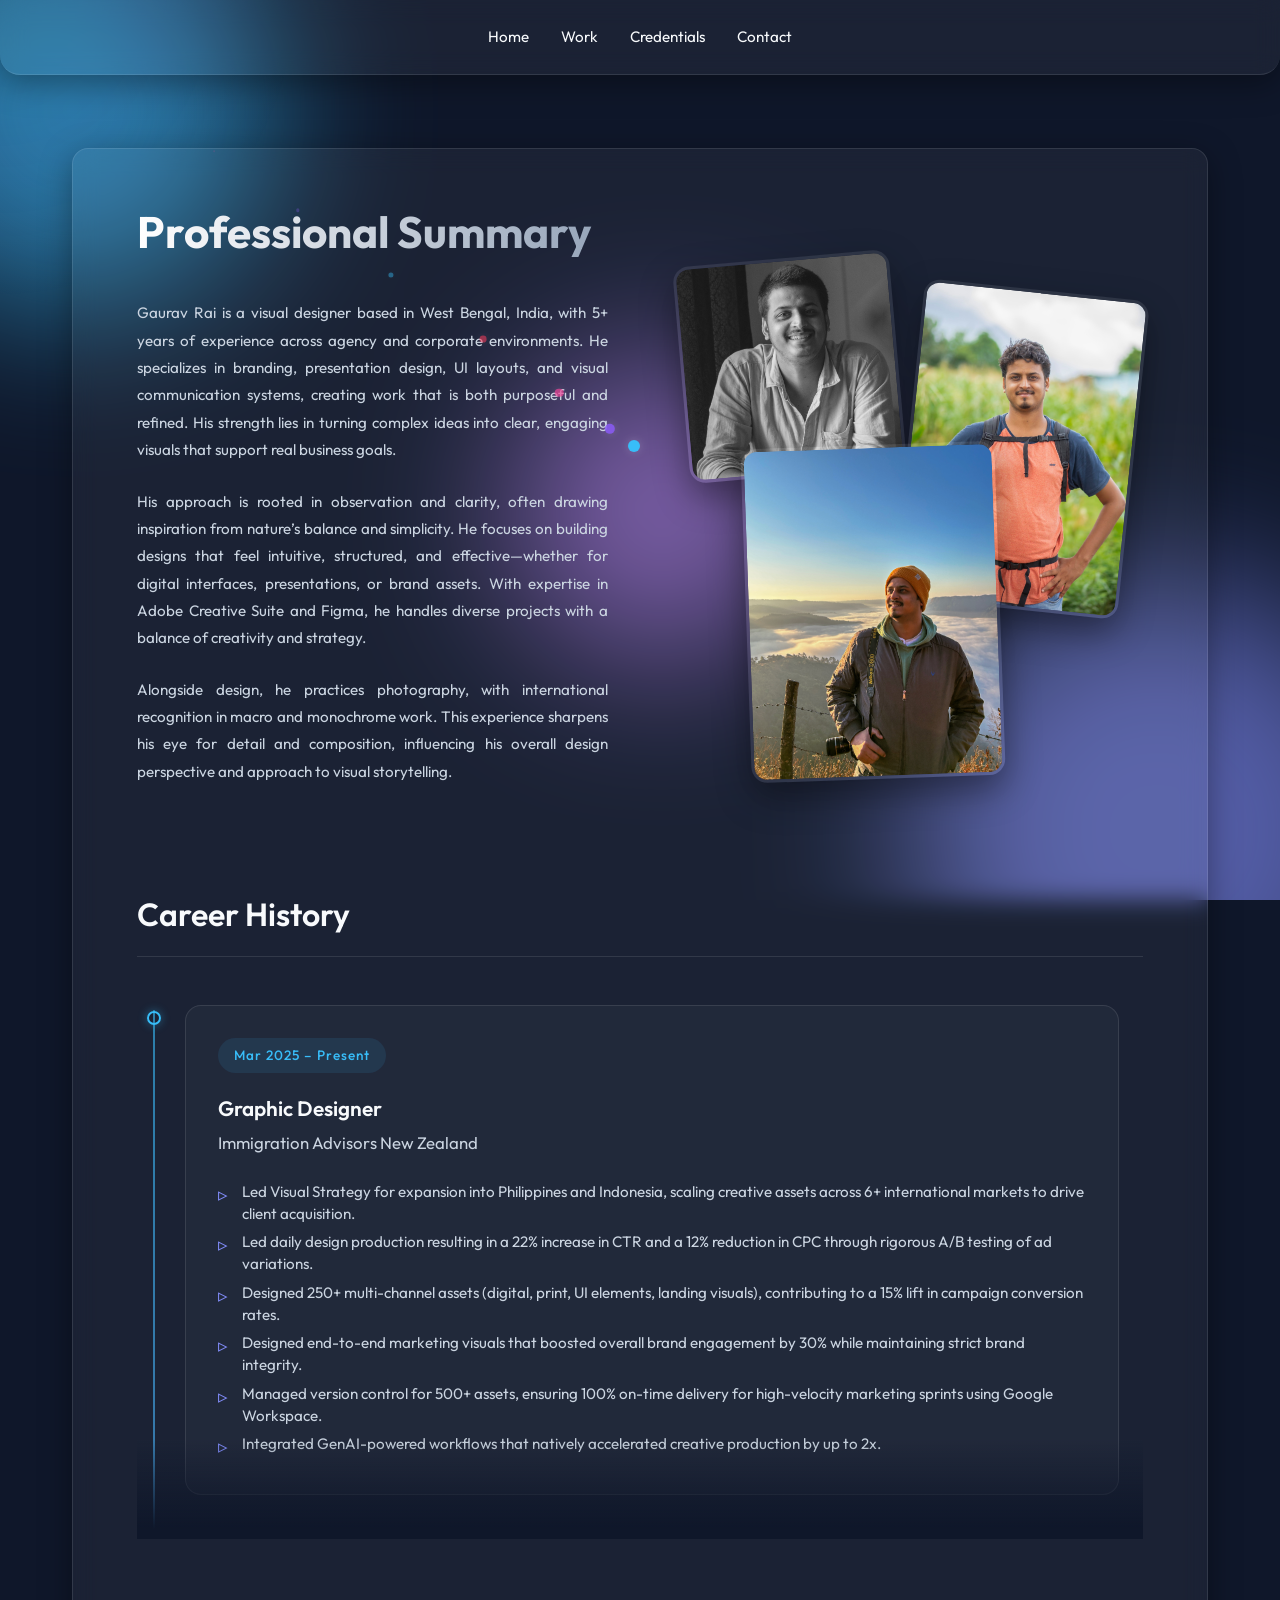
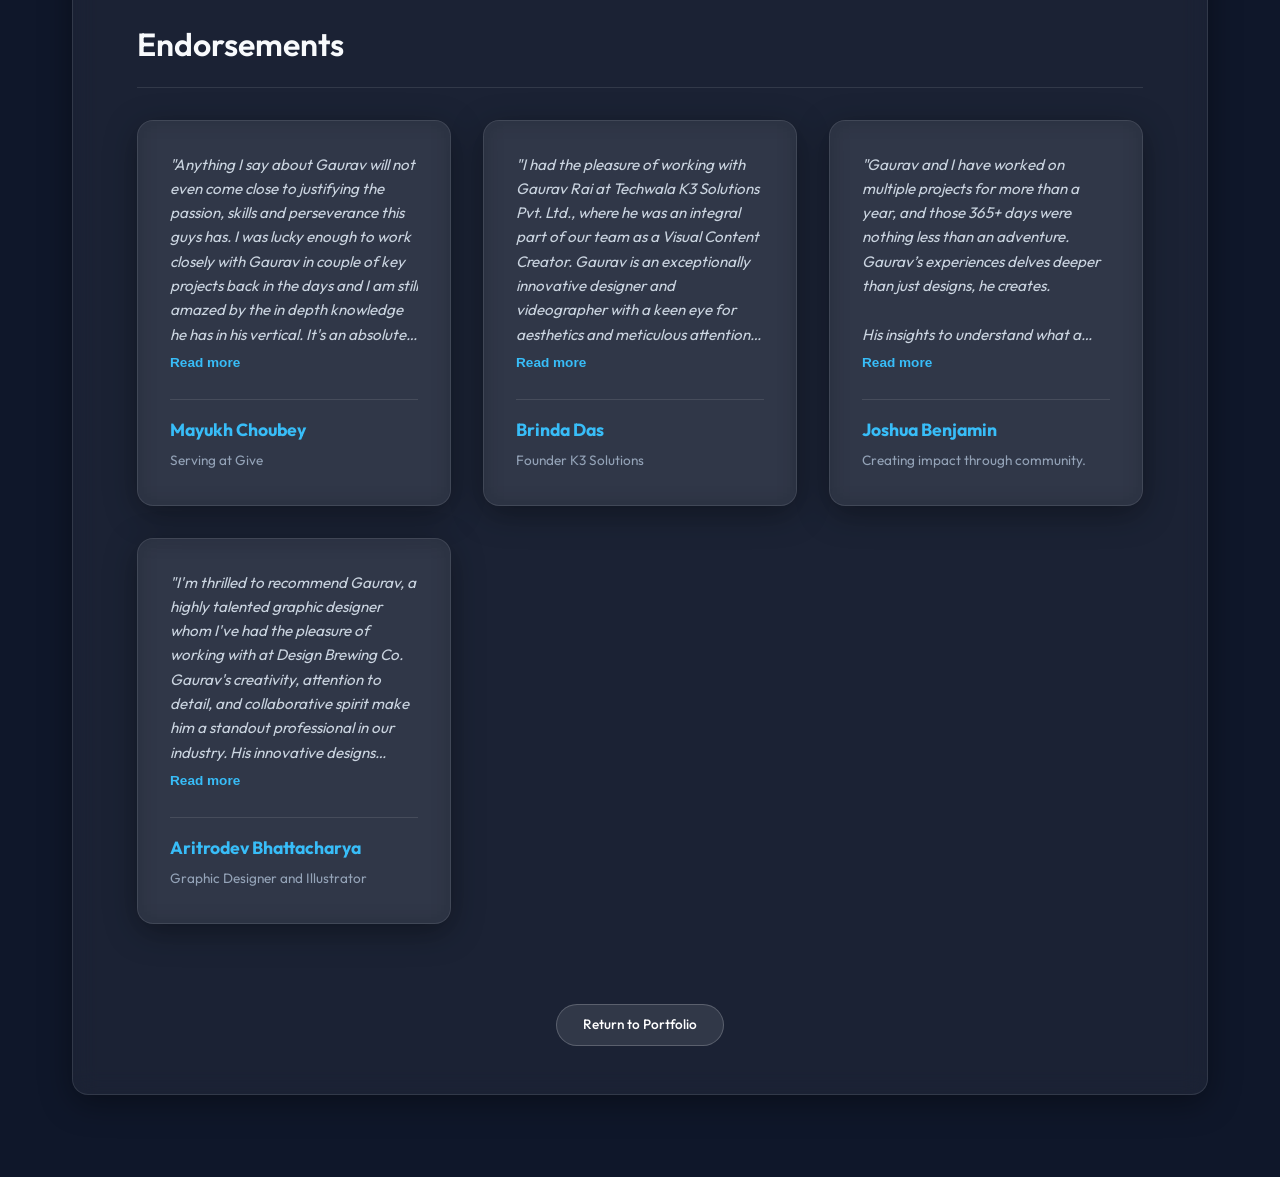
<file: about.html>
<!DOCTYPE html>
<html lang="en">
<head>
    <meta charset="UTF-8">
    <meta name="viewport" content="width=device-width, initial-scale=1.0">
    <title>About Me | Gourav Rai</title>
    <meta name="description" content="About Gourav Rai - Graphic Designer, Visual Communication Specialist, UX/UI Support.">
    <link rel="icon" type="image/jpeg" href="Bio00001.jpg">
    <meta property="og:image" content="Thumbnail.png">
    <meta property="og:title" content="About Me | Gourav Rai">
    <meta property="og:description" content="About Gourav Rai - Graphic Designer, Visual Communication Specialist, UX/UI Support.">
    <meta name="twitter:card" content="summary_large_image">
    <meta name="twitter:image" content="Thumbnail.png">
    <link href="https://fonts.googleapis.com/css2?family=Outfit:wght@300;400;500;600;700&display=swap" rel="stylesheet">
    <link rel="stylesheet" href="styles.css">
</head>
<body>
    <div class="bg-animated">
        <div class="blob blob-1"></div>
        <div class="blob blob-2"></div>
        <div class="blob blob-3"></div>
    </div>

    <!-- Navigation -->
    <nav class="glass-nav">
        <div class="nav-container">
            <ul class="nav-links">
                <li><a href="index.html">Home</a></li>
                <li><a href="index.html#select-projects">Work</a></li>
                <li><a href="index.html#certifications">Credentials</a></li>
                <li><a href="index.html#contact">Contact</a></li>
            </ul>
        </div>
    </nav>

    <main class="timeline-page-main">
        <section class="section">
            <div class="glass-card full-width-card">
                
                <div class="bio-section bio-grid">
                    <div class="bio-text-column">
                        <h1 class="page-title">Professional Summary</h1>
                        <p class="bio-text">Gaurav Rai is a visual designer based in West Bengal, India, with 5+ years of experience across agency and corporate environments. He specializes in branding, presentation design, UI layouts, and visual communication systems, creating work that is both purposeful and refined. His strength lies in turning complex ideas into clear, engaging visuals that support real business goals.</p>
                        <p class="bio-text">His approach is rooted in observation and clarity, often drawing inspiration from nature’s balance and simplicity. He focuses on building designs that feel intuitive, structured, and effective—whether for digital interfaces, presentations, or brand assets. With expertise in Adobe Creative Suite and Figma, he handles diverse projects with a balance of creativity and strategy.</p>
                        <p class="bio-text">Alongside design, he practices photography, with international recognition in macro and monochrome work. This experience sharpens his eye for detail and composition, influencing his overall design perspective and approach to visual storytelling.</p>
                    </div>

                    <div class="bio-gallery">
                        <img src="Bio00001.jpg" alt="Bio Collage Image 1" class="bio-img bio-img-1">
                        <img src="Bio00002.jpg" alt="Bio Collage Image 2" class="bio-img bio-img-2">
                        <img src="Bio00004.jpg" alt="Bio Collage Image 3" class="bio-img bio-img-3">
                    </div>
                </div>

                <div class="timeline-container">
                    <h2 class="timeline-header">Career History</h2>
                    <div class="timeline-wrapper">
                        <div class="timeline">
                            
                        <!-- Item 1 -->
                        <div class="timeline-item">
                            <div class="timeline-dot"></div>
                            <div class="timeline-content glass-card-mini">
                                <span class="timeline-date">Mar 2025 – Present</span>
                                <h3 class="timeline-role">Graphic Designer</h3>
                                <h4 class="timeline-company">Immigration Advisors New Zealand</h4>
                                <ul class="timeline-list">
                                    <li>Led Visual Strategy for expansion into Philippines and Indonesia, scaling creative assets across 6+ international markets to drive client acquisition.</li>
                                    <li>Led daily design production resulting in a 22% increase in CTR and a 12% reduction in CPC through rigorous A/B testing of ad variations.</li>
                                    <li>Designed 250+ multi-channel assets (digital, print, UI elements, landing visuals), contributing to a 15% lift in campaign conversion rates.</li>
                                    <li>Designed end-to-end marketing visuals that boosted overall brand engagement by 30% while maintaining strict brand integrity.</li>
                                    <li>Managed version control for 500+ assets, ensuring 100% on-time delivery for high-velocity marketing sprints using Google Workspace.</li>
                                    <li>Integrated GenAI-powered workflows that natively accelerated creative production by up to 2x.</li>
                                </ul>
                            </div>
                        </div>

                        <!-- Item 2 -->
                        <div class="timeline-item">
                            <div class="timeline-dot"></div>
                            <div class="timeline-content glass-card-mini">
                                <span class="timeline-date">Nov 2023 – Jan 2025</span>
                                <h3 class="timeline-role">Senior Graphic Designer</h3>
                                <h4 class="timeline-company">Design Brewing Company</h4>
                                <ul class="timeline-list">
                                    <li>Executed end-to-end branding for premium F&B outlets including Sorano (Kolkata; 2x 30 Best Bars India), Mehico (Kolkata; 30 Best Bars India), and Latoya (Delhi), elevating the User Experience & driving a 40% increase in footfall.</li>
                                    <li>Led technical production for high-end menus and on-ground collateral, ensuring 100% color accuracy and material quality for award-winning physical brand touchpoints.</li>
                                    <li>Directed visual assets for 20+ digital/print campaigns and 50+ live events, improving brand recall by 25% through rigorous application of typography and color theory.</li>
                                    <li>Collaborated in cross-functional teams to translate complex briefs into marketing materials that consistently met high-velocity performance goals.</li>
                                </ul>
                            </div>
                        </div>

                        <!-- Item 3 -->
                        <div class="timeline-item">
                            <div class="timeline-dot"></div>
                            <div class="timeline-content glass-card-mini">
                                <span class="timeline-date">Feb 2021 – Oct 2023</span>
                                <h3 class="timeline-role">Project Manager</h3>
                                <h4 class="timeline-company">Techwala K3 Solutions Pvt. Ltd.</h4>
                                <ul class="timeline-list">
                                    <li>Engineered end-to-end design systems for 10+ marquee clients, including MCVK Group, Eastern Diagnostics, Calcutta Chamber of Commerce, and Ramkrishna Paramhansa University.</li>
                                    <li>Led 50+ multidisciplinary projects (Design, Photo, Video) maintaining a 95% client retention rate across Education, Healthcare, and Tech sectors.</li>
                                    <li>Conceptualized and designed "Voyage," a 125-page commemorative magazine celebrating 25 years; managed full project lifecycle from layout to final print-ready production.</li>
                                    <li>Designed creatives for 100+ cross-industry campaigns, leveraging high-ROI visual strategies to drive measurable business growth for B2B and B2C.</li>
                                    <li>Conducted 50+ content creation classes for BBA-Digital Marketing students at The Neotia University, focusing on visual storytelling and industry styling.</li>
                                </ul>
                            </div>
                        </div>

                        <!-- Item 4 -->
                        <div class="timeline-item">
                            <div class="timeline-dot"></div>
                            <div class="timeline-content glass-card-mini">
                                <span class="timeline-date">Dec 2019 – Mar 2023</span>
                                <h3 class="timeline-role">Photographer (Project Basis) - Internship</h3>
                                <h4 class="timeline-company">Blackboard Kolkata Inc</h4>
                                <ul class="timeline-list">
                                    <li>Documented 4 large-scale projects for the Ministry of Rural Development (MoRD), Government of India, actively engaged across 4 major states (RJ, BH, MP, JH).</li>
                                    <li>Delivered 500+ premium visual assets featured in 10+ official Government of India publications, directly reaching 10,000+ beneficiaries across the nation.</li>
                                    <li>Executed a month-long intensive shoot across Rajasthan, capturing over 100+ rural women entrepreneurs spanning 50+ remote villages.</li>
                                    <li>Captured high-impact imagery for national-level social-welfare campaigns, focusing closely on human-centric narratives and rural empowerment.</li>
                                </ul>
                            </div>
                        </div>

                        </div>
                    </div>
                </div>
                
                <!-- Endorsements Section -->
                <div class="endorsements-container" style="margin-top: 5rem;">
                    <h2 class="timeline-header">Endorsements</h2>
                    <div class="endorsements-grid" style="display: grid; grid-template-columns: repeat(auto-fit, minmax(300px, 1fr)); gap: 2rem; margin-top: 2rem;">
                        
                        <!-- Endorsement 1 -->
                        <div class="glass-card endorsement-card" style="display: flex; flex-direction: column; justify-content: space-between; padding: 2rem; text-align: left;">
                            <div class="endorsement-quote-wrapper" style="margin-bottom: 1.5rem;">
                                <div class="endorsement-quote" style="font-size: 0.95rem; color: var(--text-muted); font-style: italic; line-height: 1.6; display: -webkit-box; -webkit-line-clamp: 8; line-clamp: 8; -webkit-box-orient: vertical; overflow: hidden;">
                                    "Anything I say about Gaurav will not even come close to justifying the passion, skills and perseverance this guys has. I was lucky enough to work closely with Gaurav in couple of key projects back in the days and I am still amazed by the in depth knowledge he has in his vertical. It's an absolute delight working with him."
                                </div>
                                <button class="read-more-btn" style="background: none; border: none; color: var(--primary-accent); cursor: pointer; padding: 0.5rem 0 0 0; font-size: 0.85rem; font-weight: 600;">Read more</button>
                            </div>
                            <div class="endorsement-author" style="border-top: 1px solid rgba(255,255,255,0.1); padding-top: 1rem;">
                                <h4 style="color: var(--primary-accent); margin-bottom: 0.2rem; font-size: 1.1rem;">Mayukh Choubey</h4>
                                <span class="author-title" style="font-size: 0.85rem; color: #94a3b8;">Serving at Give</span>
                            </div>
                        </div>

                        <!-- Endorsement 2 -->
                        <div class="glass-card endorsement-card" style="display: flex; flex-direction: column; justify-content: space-between; padding: 2rem; text-align: left;">
                            <div class="endorsement-quote-wrapper" style="margin-bottom: 1.5rem;">
                                <div class="endorsement-quote" style="font-size: 0.95rem; color: var(--text-muted); font-style: italic; line-height: 1.6; display: -webkit-box; -webkit-line-clamp: 8; line-clamp: 8; -webkit-box-orient: vertical; overflow: hidden;">
                                    "I had the pleasure of working with Gaurav Rai at Techwala K3 Solutions Pvt. Ltd., where he was an integral part of our team as a Visual Content Creator. Gaurav is an exceptionally innovative designer and videographer with a keen eye for aesthetics and meticulous attention to detail. His creative thinking and visual storytelling abilities consistently added strong value to our brand and projects.<br><br>Beyond his technical skills, Gaurav is a true team player—collaborative, dependable, and always open to feedback. He brought fresh ideas to the table and played a significant role in our success."
                                </div>
                                <button class="read-more-btn" style="background: none; border: none; color: var(--primary-accent); cursor: pointer; padding: 0.5rem 0 0 0; font-size: 0.85rem; font-weight: 600;">Read more</button>
                            </div>
                            <div class="endorsement-author" style="border-top: 1px solid rgba(255,255,255,0.1); padding-top: 1rem;">
                                <h4 style="color: var(--primary-accent); margin-bottom: 0.2rem; font-size: 1.1rem;">Brinda Das</h4>
                                <span class="author-title" style="font-size: 0.85rem; color: #94a3b8;">Founder K3 Solutions</span>
                            </div>
                        </div>

                        <!-- Endorsement 3 -->
                        <div class="glass-card endorsement-card" style="display: flex; flex-direction: column; justify-content: space-between; padding: 2rem; text-align: left;">
                            <div class="endorsement-quote-wrapper" style="margin-bottom: 1.5rem;">
                                <div class="endorsement-quote" style="font-size: 0.95rem; color: var(--text-muted); font-style: italic; line-height: 1.6; display: -webkit-box; -webkit-line-clamp: 8; line-clamp: 8; -webkit-box-orient: vertical; overflow: hidden;">
                                    "Gaurav and I have worked on multiple projects for more than a year, and those 365+ days were nothing less than an adventure. Gaurav’s experiences delves deeper than just designs, he creates.<br><br>His insights to understand what a client's/employer's needs are astounding because it does not take effort to explain what ones needs to Gaurav, he catches on very quickly and produces the exact requirement always on time.<br><br>Apart from our professional endeavours, I was lucky to have shared moments with Gaurav which I would cherish for a lifetime. Wishing him all the best, wherever he may choose to go."
                                </div>
                                <button class="read-more-btn" style="background: none; border: none; color: var(--primary-accent); cursor: pointer; padding: 0.5rem 0 0 0; font-size: 0.85rem; font-weight: 600;">Read more</button>
                            </div>
                            <div class="endorsement-author" style="border-top: 1px solid rgba(255,255,255,0.1); padding-top: 1rem;">
                                <h4 style="color: var(--primary-accent); margin-bottom: 0.2rem; font-size: 1.1rem;">Joshua Benjamin</h4>
                                <span class="author-title" style="font-size: 0.85rem; color: #94a3b8;">Creating impact through community.</span>
                            </div>
                        </div>

                        <!-- Endorsement 4 -->
                        <div class="glass-card endorsement-card" style="display: flex; flex-direction: column; justify-content: space-between; padding: 2rem; text-align: left;">
                            <div class="endorsement-quote-wrapper" style="margin-bottom: 1.5rem;">
                                <div class="endorsement-quote" style="font-size: 0.95rem; color: var(--text-muted); font-style: italic; line-height: 1.6; display: -webkit-box; -webkit-line-clamp: 8; line-clamp: 8; -webkit-box-orient: vertical; overflow: hidden;">
                                    "I'm thrilled to recommend Gaurav, a highly talented graphic designer whom I've had the pleasure of working with at Design Brewing Co. Gaurav's creativity, attention to detail, and collaborative spirit make him a standout professional in our industry. His innovative designs consistently exceed expectations, and his positive attitude enriches every project he touches. Gaurav is a valuable asset to any team, and I wholeheartedly endorse him for his exceptional skills and dedication to his craft."
                                </div>
                                <button class="read-more-btn" style="background: none; border: none; color: var(--primary-accent); cursor: pointer; padding: 0.5rem 0 0 0; font-size: 0.85rem; font-weight: 600;">Read more</button>
                            </div>
                            <div class="endorsement-author" style="border-top: 1px solid rgba(255,255,255,0.1); padding-top: 1rem;">
                                <h4 style="color: var(--primary-accent); margin-bottom: 0.2rem; font-size: 1.1rem;">Aritrodev Bhattacharya</h4>
                                <span class="author-title" style="font-size: 0.85rem; color: #94a3b8;">Graphic Designer and Illustrator</span>
                            </div>
                        </div>

                    </div>
                </div>
                <div style="text-align: center; margin-top: 5rem;">
                     <a href="index.html" class="glass-btn pulse-hover">Return to Portfolio</a>
                </div>

            </div>
        </section>
    </main>
    <script src="script.js"></script>
</body>
</html>
</file>
<file: styles.css>
/* Base Variables & Typography */
:root {
    --bg-color: #0f172a;
    --text-primary: #f8fafc;
    --text-muted: #cbd5e1;
    --glass-bg: rgba(255, 255, 255, 0.05);
    --glass-border: rgba(255, 255, 255, 0.1);
    --glass-shadow: 0 8px 32px 0 rgba(0, 0, 0, 0.37);
    --primary-accent: #38bdf8;
    --secondary-accent: #818cf8;
    --font-heading: 'Outfit', sans-serif;
    --font-body: 'Outfit', sans-serif;
    --border-radius: 16px;
    --transition-speed: 0.3s;
}

* {
    margin: 0;
    padding: 0;
    box-sizing: border-box;
}

html {
    scroll-behavior: smooth;
}

body {
    background-color: var(--bg-color);
    color: var(--text-primary);
    font-family: var(--font-body);
    overflow-x: hidden;
    line-height: 1.6;
}

/* Animated Background Blobs */
.bg-animated {
    position: fixed;
    top: 0;
    left: 0;
    width: 100vw;
    height: 100vh;
    z-index: -1;
    overflow: hidden;
    background: #0f172a;
}

.blob {
    position: absolute;
    filter: blur(80px);
    border-radius: 50%;
    opacity: 0.6;
    animation: drift 20s infinite alternate ease-in-out;
}

.blob-1 {
    width: 400px;
    height: 400px;
    background: #38bdf8;
    top: -10%;
    left: -10%;
}

.blob-2 {
    width: 500px;
    height: 500px;
    background: #818cf8;
    bottom: -20%;
    right: -10%;
    animation-delay: -5s;
}

.blob-3 {
    width: 300px;
    height: 300px;
    background: #c084fc;
    top: 40%;
    left: 40%;
    animation-delay: -10s;
}

@keyframes drift {
    0% {
        transform: translate(0, 0) scale(1);
    }

    100% {
        transform: translate(100px, 50px) scale(1.2);
    }
}

/* Glassmorphism Utilities */
.glass-nav,
.glass-card {
    background: var(--glass-bg);
    backdrop-filter: blur(12px);
    -webkit-backdrop-filter: blur(12px);
    border: 1px solid var(--glass-border);
    box-shadow: var(--glass-shadow);
}

.glass-card {
    border-radius: var(--border-radius);
    padding: 2rem;
    transition: transform var(--transition-speed), box-shadow var(--transition-speed);
    position: relative;
    z-index: 10;
}

/* Ambient Cursor Glow Overlay */
#cursor-glow {
    position: fixed;
    top: 0;
    left: 0;
    width: 600px;
    height: 600px;
    background: radial-gradient(circle closest-side, rgba(56, 189, 248, 0.12), rgba(139, 92, 246, 0.05), transparent);
    transform: translate(-50%, -50%);
    border-radius: 50%;
    pointer-events: none;
    z-index: 0;
    will-change: left, top;
}

/* Cursor Trail Particles */
.cursor-trail-dot {
    position: fixed;
    top: 0;
    left: 0;
    border-radius: 50%;
    pointer-events: none;
    z-index: 9999;
    transform: translate(-50%, -50%);
    box-shadow: 0 0 10px rgba(255, 255, 255, 0.2);
}

.glass-card:hover {
    transform: translateY(-5px);
    box-shadow: 0 12px 40px 0 rgba(0, 0, 0, 0.4);
    border-color: rgba(255, 255, 255, 0.2);
}

/* Navigation */
.glass-nav {
    position: fixed;
    top: 0;
    width: 100%;
    z-index: 100;
    padding: 1.5rem 0;
    border-radius: 0 0 20px 20px;
    border-top: none;
    border-left: none;
    border-right: none;
    transition: transform 0.4s cubic-bezier(0.4, 0, 0.2, 1);
}

.glass-nav.hidden {
    transform: translateY(-100%);
}

.nav-container {
    max-width: 1200px;
    margin: 0 auto;
    display: flex;
    justify-content: center;
    align-items: center;
    padding: 0 2rem;
}

.logo {
    font-weight: 700;
    font-size: 1.5rem;
    letter-spacing: 2px;
    background: linear-gradient(135deg, var(--primary-accent), var(--secondary-accent));
    -webkit-background-clip: text;
    background-clip: text;
    -webkit-text-fill-color: transparent;
}

.nav-links {
    list-style: none;
    display: flex;
    gap: 2rem;
}

.nav-links a {
    color: var(--text-primary);
    text-decoration: none;
    font-weight: 400;
    font-size: 0.95rem;
    transition: color 0.3s;
    position: relative;
}

.nav-links a::after {
    content: '';
    position: absolute;
    width: 0;
    height: 2px;
    bottom: -4px;
    left: 0;
    background: var(--primary-accent);
    transition: width 0.3s;
}

.nav-links a:hover::after {
    width: 100%;
}

.nav-links a:hover {
    color: var(--primary-accent);
}

/* Sections */
.section {
    padding: 3rem 2rem 2rem;
    max-width: 1200px;
    margin: 0 auto;
}

.section-header {
    text-align: center;
    margin: 0 auto 3rem auto;
    display: flex;
    justify-content: center;
    width: 100%;
}

.section-header h2 {
    font-size: 3.5rem;
    font-weight: 700;
    letter-spacing: 2px;
    background: linear-gradient(135deg, rgba(255, 255, 255, 0.9) 0%, rgba(255, 255, 255, 0.3) 100%);
    -webkit-background-clip: text;
    background-clip: text;
    -webkit-text-fill-color: transparent;
    text-shadow: 0px 4px 20px rgba(255, 255, 255, 0.1), 0px 8px 30px rgba(0, 0, 0, 0.4);
}

/* =========================================================================
   HERO SECTION V2 (REDESIGN)
   ========================================================================= */

.hero-section-v2 {
    height: 100vh;
    box-sizing: border-box;
    display: flex;
    align-items: center;
    padding-top: 70px; /* exact height of the fixed nav */
    position: relative;
    overflow: hidden;
}

.hero-container {
    display: grid;
    grid-template-columns: 1fr 1fr;
    gap: 4rem;
    align-items: center;
    width: 100%;
    margin-top: -80px;
}

.hero-left {
    z-index: 10;
}

.hero-badge {
    display: inline-block;
    padding: 0.7rem 1.5rem;
    background: var(--glass-bg);
    backdrop-filter: blur(10px);
    border: 1px solid var(--glass-border);
    border-radius: 100px;
    font-size: 0.9rem;
    font-weight: 600;
    letter-spacing: 2px;
    text-transform: uppercase;
    color: var(--primary-accent);
    margin-bottom: 1.2rem;
    box-shadow: 0 4px 15px rgba(0, 0, 0, 0.2);
}

.hero-name {
    display: flex;
    flex-direction: column;
    line-height: 0.85;
    margin-bottom: 1.5rem;
}

.hero-name span {
    display: block;
    font-size: clamp(5rem, 12vw, 10rem);
    font-weight: 800;
    letter-spacing: -4px;
    text-transform: uppercase;
}

.first-name {
    color: #ffffff;
    z-index: 2;
}

.last-name {
    color: rgba(255, 255, 255, 0.15);
    margin-top: -10px;
}

.hero-bio {
    font-size: 1.3rem;
    color: var(--text-muted);
    max-width: 100%;
    line-height: 1.6;
    margin-bottom: 1.2rem;
}

.highlight-text {
    color: #ffffff;
    font-weight: 600;
}

.hero-location-status {
    display: flex;
    flex-direction: column;
    gap: 0.8rem;
}

.location {
    font-size: 1rem;
    color: var(--text-muted);
    font-weight: 500;
}

.status-indicator {
    display: flex;
    align-items: center;
    gap: 1rem;
}

.status-dot {
    width: 40px;
    height: 40px;
    background: rgba(56, 189, 248, 0.2);
    border-radius: 50%;
    display: flex;
    align-items: center;
    justify-content: center;
    position: relative;
}

.status-dot::before {
    content: '✦';
    color: var(--primary-accent);
    font-size: 1.2rem;
}

.status-dot.pulse::after {
    content: '';
    position: absolute;
    width: 100%;
    height: 100%;
    border-radius: 50%;
    border: 2px solid var(--primary-accent);
    animation: pulseStatus 2s infinite;
}

@keyframes pulseStatus {
    0% {
        transform: scale(1);
        opacity: 0.8;
    }

    100% {
        transform: scale(1.8);
        opacity: 0;
    }
}

.status-text {
    display: flex;
    flex-direction: column;
}

.status-label {
    font-size: 0.65rem;
    letter-spacing: 2px;
    color: var(--text-muted);
    font-weight: 700;
}

.status-value {
    font-size: 1.15rem;
    font-weight: 600;
    color: #ffffff;
}

/* Polaroid Stack */
.hero-right {
    position: relative;
    height: 650px;
}

.polaroid-stack {
    position: relative;
    width: 100%;
    height: 100%;
}

.polaroid-item {
    position: absolute;
    z-index: 5;
}

.item-1 {
    top: 5%;
    right: 5%;
    transform: rotate(5deg);
    z-index: 6;
}

.item-2 {
    bottom: 5%;
    left: 5%;
    transform: rotate(-8deg);
    z-index: 4;
}

.item-main {
    top: 60%;
    left: 50%;
    transform: translate(-50%, -50%) scale(1.6) rotate(3deg);
    z-index: 10;
}

.polaroid-card {
    padding: 20px 20px 40px 20px;
    width: 100%;
    max-width: 100%;
    background: rgba(255, 255, 255, 0.05);
    border-radius: 4px;
    box-sizing: border-box;
}

.polaroid-inner {
    background: #000;
    padding: 0;
    border-radius: 2px;
    overflow: hidden;
    position: relative;
}

.polaroid-inner img {
    width: 100%;
    aspect-ratio: 1/1;
    object-fit: cover;
    filter: brightness(0.65) contrast(1.3) grayscale(0.2);
    display: block;
}

.polaroid-note {
    position: absolute;
    bottom: 1.5rem;
    left: 0;
    right: 0;
    text-align: center;
    font-family: 'Shadows Into Light', cursive;
    color: var(--text-muted);
    font-size: 1.8rem;
}

.polaroid-note small {
    display: inline-block;
    margin-left: 5px;
    color: #ef4444;
    /* Bright red heart */
    font-size: 1.2rem;
    vertical-align: middle;
}

.handwritten-desc {
    font-family: 'Shadows Into Light', cursive;
    color: var(--text-muted);
    font-size: 1.25rem;
    position: absolute;
    width: 200px;
    line-height: 1.2;
}

.desc-1 {
    top: -60px;
    right: 20px;
    text-align: right;
}

.desc-2 {
    bottom: -70px;
    left: 40px;
    width: 250px;
}

.hero-arrow {
    position: absolute;
}

.arrow-1 {
    top: -20px;
    right: 220px;
}

.arrow-2 {
    bottom: 10px;
    left: 280px;
    transform: rotate(10deg);
}

.arrow-main {
    top: -80px;
    left: -100px;
    transform: rotate(-20deg);
}

@media (max-width: 1024px) {
    .hero-section-v2 {
        height: auto;
        min-height: 100vh;
        padding-top: 130px;
        padding-bottom: 4rem;
    }

    .hero-container {
        grid-template-columns: 1fr;
        text-align: center;
        margin-top: 0;
    }

    .hero-name span {
        font-size: 5rem;
    }

    .hero-bio {
        margin: 1.5rem auto 3rem;
    }

    .hero-location-status {
        align-items: center;
    }

    .hero-right {
        height: 500px;
        margin-top: 4rem;
    }

    .item-1 {
        right: 50%;
        transform: rotate(5deg) translateX(40%);
    }

    .item-2 {
        left: 50%;
        transform: rotate(-8deg) translateX(-60%);
    }
}

@media (max-width: 768px) {
    .glass-nav {
        padding: 0.5rem 0;
    }

    .hero-section-v2 {
        padding-top: 110px;
        padding-bottom: 0;
        min-height: auto; /* Terminate the 100vh void pushing the strip away */
    }

    .hero-container {
        gap: 0; /* Remove all gap between left and right blocks */
    }

    .hero-badge {
        margin-bottom: 0.8rem;
    }

    .hero-name {
        margin-bottom: 1rem;
    }

    .hero-name span {
        font-size: 3.2rem;
        line-height: 1.05;
    }
    
    .last-name {
        margin-top: 0 !important;
    }
    
    .hero-bio {
        font-size: 1rem;
        padding: 0 0.5rem;
        line-height: 1.6;
        margin-bottom: 0;
    }
    
    .hero-right {
        order: -1;
        height: auto;
        margin-top: 0;
        margin-bottom: 1.2rem; /* tight gap below photo before badge */
        display: flex;
        justify-content: center;
    }
    
    .polaroid-stack {
        height: auto;
        display: flex;
        justify-content: center;
    }
    
    .item-main {
        position: relative;
        top: auto;
        left: auto;
        transform: scale(1);
        width: 80vw;
        max-width: 300px;
        margin: 0 auto;
    }
    
    .item-1, .item-2, .hero-arrow, .polaroid-note {
        display: none !important;
    }
    
    .hero-location-status {
        display: none !important;
    }
    
    /* Pull skills strip tight to the bio text */
    .glass-strip {
        margin-top: 1.5rem !important;
    }
    
    /* Smaller marquee text to fit more words */
    .marquee-content span {
        font-size: 0.7rem;
        letter-spacing: 1.5px;
    }
    
    .marquee-content span.dot {
        font-size: 1rem;
    }
}

/* Hero Centralization */
.centered-hero {
    display: flex;
    justify-content: center;
    align-items: center;
    text-align: center;
}

.text-center {
    display: flex;
    flex-direction: column;
    align-items: center;
}

/* =========================================================================
   ABOUT PAGE & TIMELINE UI
   ========================================================================= */

.timeline-page-main {
    padding-top: 100px;
    padding-bottom: 50px;
}

.full-width-card {
    text-align: left;
    max-width: 1200px;
    margin: 0 auto;
    padding: 3rem 4rem;
}

.bio-section {
    margin-bottom: 5rem;
}

/* Structural Grid */
.bio-grid {
    display: grid;
    grid-template-columns: 1fr 1fr;
    gap: 4rem;
    align-items: center;
}

.page-title {
    font-size: 2.75rem;
    font-weight: 700;
    margin-bottom: 2rem;
    background: linear-gradient(to right, #ffffff, #94a3b8);
    -webkit-background-clip: text;
    background-clip: text;
    -webkit-text-fill-color: transparent;
}

.bio-text {
    font-size: 0.95rem;
    /* Shrunk font to balance large paragraphs */
    line-height: 1.8;
    color: var(--text-muted);
    margin-bottom: 1.5rem;
    text-align: justify;
}

/* Geometric Collage Gallery */
.bio-gallery {
    position: relative;
    height: 100%;
    min-height: 550px;
    width: 100%;
}

.bio-img {
    position: absolute;
    border-radius: 16px;
    box-shadow: 0 15px 35px rgba(0, 0, 0, 0.4);
    object-fit: cover;
    transition: transform 0.4s cubic-bezier(0.4, 0, 0.2, 1), z-index 0.4s, box-shadow 0.4s;
    border: 3px solid rgba(255, 255, 255, 0.08);
    /* Transformation System */
    transform: rotate(var(--rot)) scale(var(--s, 1));
}

.bio-img:hover {
    --s: 1.05;
    z-index: 10 !important;
    box-shadow: 0 25px 50px rgba(56, 189, 248, 0.4);
}

.bio-img-1 {
    width: 46%;
    height: auto;
    top: 10%;
    left: 2%;
    z-index: 1;
    --rot: -5deg;
}

.bio-img-2 {
    width: 48%;
    height: auto;
    top: 15%;
    right: 2%;
    z-index: 2;
    --rot: 6deg;
}

.bio-img-3 {
    width: 54%;
    height: auto;
    bottom: 5%;
    left: calc(20% - 20px);
    z-index: 3;
    --rot: -2deg;
}

/* Responsive Handling */
@media (max-width: 1024px) {
    .bio-grid {
        grid-template-columns: 1fr;
        gap: 4rem;
    }

    .bio-text {
        text-align: left;
    }

    .bio-gallery {
        min-height: 450px;
        max-width: 600px;
        margin: 0 auto;
    }
}

/* Timeline Core */
.timeline-header {
    font-size: 2rem;
    font-weight: 600;
    color: var(--text-primary);
    margin-bottom: 2rem;
    border-bottom: 1px solid rgba(255, 255, 255, 0.1);
    padding-bottom: 1rem;
}

/* Scrollable Constraint Frame */
.timeline-container {
    position: relative;
}

.timeline-container::after {
    content: '';
    position: absolute;
    bottom: 0;
    left: 0;
    right: 0;
    height: 100px;
    background: linear-gradient(to top, var(--bg-color) 10%, transparent);
    pointer-events: none;
    z-index: 10;
}

.timeline-wrapper {
    max-height: 550px;
    overflow-y: auto;
    padding: 1rem 1.5rem 1rem 1rem;
    scrollbar-width: thin;
    scrollbar-color: var(--primary-accent) rgba(255, 255, 255, 0.05);
}

.timeline-wrapper::-webkit-scrollbar {
    width: 6px;
}

.timeline-wrapper::-webkit-scrollbar-track {
    background: rgba(255, 255, 255, 0.05);
    border-radius: 4px;
}

.timeline-wrapper::-webkit-scrollbar-thumb {
    background: var(--primary-accent);
    border-radius: 4px;
}

.timeline {
    position: relative;
    padding-left: 2rem;
}

/* Vertical Track */
.timeline::before {
    content: '';
    position: absolute;
    top: 5px;
    bottom: 5px;
    left: 0;
    width: 2px;
    background: linear-gradient(to bottom, var(--primary-accent), var(--secondary-accent));
    border-radius: 2px;
    opacity: 0.6;
}

.timeline-item {
    position: relative;
    margin-bottom: 3.5rem;
}

.timeline-item:last-child {
    margin-bottom: 0;
}

.timeline-dot {
    position: absolute;
    top: 6px;
    left: -2.35rem;
    width: 14px;
    height: 14px;
    border-radius: 50%;
    background: var(--bg-dark);
    border: 2px solid var(--primary-accent);
    box-shadow: 0 0 10px rgba(56, 189, 248, 0.4);
    z-index: 2;
    transition: transform 0.3s ease, box-shadow 0.3s ease, background 0.3s ease;
}

.timeline-item:hover .timeline-dot {
    transform: scale(1.3);
    background: var(--primary-accent);
    box-shadow: 0 0 20px rgba(56, 189, 248, 0.9);
}

.glass-card-mini {
    background: rgba(255, 255, 255, 0.03);
    border: 1px solid var(--glass-border);
    border-radius: 16px;
    padding: 2rem;
    transition: transform 0.3s ease, box-shadow 0.3s ease, border-color 0.3s ease;
}

.timeline-item:hover .glass-card-mini {
    transform: translateX(5px);
    box-shadow: 0 10px 30px rgba(0, 0, 0, 0.4);
    border-color: rgba(255, 255, 255, 0.15);
}

.timeline-date {
    display: inline-block;
    padding: 0.4rem 1rem;
    background: rgba(56, 189, 248, 0.1);
    color: var(--primary-accent);
    border-radius: 20px;
    font-size: 0.85rem;
    font-weight: 500;
    margin-bottom: 1.2rem;
    letter-spacing: 1px;
}

.timeline-role {
    font-size: 1.3rem;
    font-weight: 600;
    color: var(--text-primary);
    margin-bottom: 0.3rem;
}

.timeline-company {
    font-size: 1.05rem;
    font-weight: 400;
    color: #cbd5e1;
    margin-bottom: 1.5rem;
}

.timeline-list {
    list-style: none;
    padding-left: 0;
}

.timeline-list li {
    position: relative;
    padding-left: 1.5rem;
    margin-bottom: 0.4rem;
    font-size: 0.95rem;
    line-height: 1.45;
    color: var(--text-muted);
}

.timeline-list li::before {
    content: '▹';
    position: absolute;
    left: 0;
    top: 0;
    color: var(--secondary-accent);
    font-size: 1.2rem;
}

@media (max-width: 768px) {
    .full-width-card {
        padding: 2rem 1.5rem;
    }

    .timeline {
        padding-left: 1.5rem;
    }

    .timeline-dot {
        left: -1.82rem;
    }

    .page-title {
        font-size: 2.5rem;
    }
}

/* Animation system for the new hero name can be added here if needed */

/* Skills Marquee Glass Strip (Original Style) */
.glass-strip {
    background: rgba(255, 255, 255, 0.05);
    backdrop-filter: blur(12px);
    -webkit-backdrop-filter: blur(12px);
    border-top: 1px solid var(--glass-border);
    border-bottom: 1px solid var(--glass-border);
    padding: 0.4rem 0;
    width: 100vw;
    position: relative;
    left: 50%;
    transform: translateX(-50%);
    overflow: hidden;
    margin-top: -5rem; /* Brings strip up onto home page viewport */
    margin-bottom: 2rem;
    box-shadow: 0 8px 32px rgba(0, 0, 0, 0.2);
    z-index: 50; /* Ensure visibility over hero elements */
}

.marquee-content {
    display: flex;
    white-space: nowrap;
    width: fit-content;
    animation: scrollMarquee 35s linear infinite;
    gap: 2rem;
    align-items: center;
}

.marquee-content span {
    font-size: 0.85rem;
    font-weight: 500;
    color: var(--text-primary);
    letter-spacing: 2px;
    text-transform: uppercase;
    text-shadow: 0px 0px 10px rgba(255, 255, 255, 0.2);
}

.marquee-content span.dot {
    color: #00f2ff;
    /* Keeping the bright cyan as it looks great */
    font-size: 1.5rem;
    text-shadow: 0 0 10px rgba(0, 242, 255, 0.3);
}

.marquee-content:hover {
    animation-play-state: paused;
}

@keyframes scrollMarquee {
    0% {
        transform: translateX(0);
    }

    100% {
        transform: translateX(-50%);
    }
}

/* Quote Section */
.quote-section {
    position: relative;
    background-size: cover;
    background-position: center;
    background-attachment: fixed;
    border-radius: var(--border-radius);
    margin: 4rem auto;
    overflow: hidden;
    min-height: 60vh;
}

.glass-overlay {
    position: absolute;
    inset: 0;
    background: rgba(15, 23, 42, 0.4);
    backdrop-filter: blur(5px);
    display: flex;
    align-items: center;
    justify-content: center;
}

.quote-content {
    text-align: center;
    max-width: 800px;
    padding: 3rem;
    background: rgba(0, 0, 0, 0.2);
    border-radius: var(--border-radius);
    border: 1px solid rgba(255, 255, 255, 0.1);
    backdrop-filter: blur(10px);
}

.quote-content blockquote {
    font-size: 3rem;
    font-style: italic;
    font-weight: 300;
    margin-bottom: 1.5rem;
    line-height: 1.3;
}

.quote-content cite {
    font-size: 1.5rem;
    color: var(--primary-accent);
}

/* Gallery Grids */
.glass-grid {
    display: grid;
    grid-template-columns: repeat(auto-fit, minmax(300px, 1fr));
    gap: 2rem;
}

.glass-item {
    border-radius: var(--border-radius);
    overflow: hidden;
    border: 1px solid var(--glass-border);
    box-shadow: var(--glass-shadow);
    transition: transform 0.4s, box-shadow 0.4s;
    background: rgba(255, 255, 255, 0.02);
    position: relative;
}

.glass-item:hover {
    transform: translateY(-8px) scale(1.02);
    box-shadow: 0 15px 45px rgba(0, 0, 0, 0.5);
    border-color: rgba(255, 255, 255, 0.3);
    z-index: 10;
}

.glass-item img {
    width: 100%;
    height: 100%;
    object-fit: cover;
    display: block;
    aspect-ratio: 4/3;
    transition: filter 0.3s;
}

.glass-item:hover img {
    filter: brightness(1.1);
}

/* Tabs Gallery */
.tabs-container {
    width: 100%;
    margin-top: 2rem;
}

.tab-buttons {
    display: flex;
    justify-content: center;
    flex-wrap: wrap;
    gap: 1.5rem;
    margin-bottom: 3rem;
}

.tab-btn {
    background: rgba(255, 255, 255, 0.05);
    border: 1px solid var(--glass-border);
    color: var(--text-primary);
    padding: 1rem 2rem;
    border-radius: 50px;
    font-size: 1.1rem;
    font-family: var(--font-body);
    font-weight: 500;
    cursor: pointer;
    transition: all 0.3s;
    backdrop-filter: blur(12px);
    display: flex;
    flex-direction: column;
    align-items: center;
    gap: 0.3rem;
}

.tab-btn small {
    font-size: 0.75rem;
    color: var(--text-muted);
    font-weight: 300;
}

.tab-btn:hover {
    background: rgba(255, 255, 255, 0.1);
    transform: translateY(-2px);
}

.tab-btn.active {
    background: rgba(56, 189, 248, 0.15);
    /* Primary Accent Tint */
    border-color: var(--primary-accent);
    box-shadow: 0 0 20px rgba(56, 189, 248, 0.2);
}

.tab-btn.active small {
    color: var(--text-primary);
}

.tab-content {
    display: none;
    animation: fadeInTab 0.4s ease-out forwards;
}

.tab-content.active {
    display: block;
}

@keyframes fadeInTab {
    from {
        opacity: 0;
        transform: translateY(10px);
    }

    to {
        opacity: 1;
        transform: translateY(0);
    }
}

.brand-grid {
    display: grid;
    grid-template-columns: repeat(1, 1fr);
    gap: 1rem;
    overflow: hidden;
    max-height: 180px;
    transition: max-height 0.6s cubic-bezier(0.4, 0, 0.2, 1);
}

.brand-grid.expanded {
    max-height: 5000px;
}

@media (min-width: 768px) {
    .brand-grid {
        grid-template-columns: repeat(3, 1fr);
    }
}

@media (min-width: 1024px) {
    .brand-grid {
        grid-template-columns: repeat(5, 1fr);
    }
}

.brand-grid .glass-item {
    background: transparent;
    border: none;
    box-shadow: none;
    border-radius: 0;
    cursor: zoom-in;
    display: flex;
    align-items: center;
    justify-content: center;
    height: 180px;
    /* adjusted height for narrower columns */
}

.brand-grid .glass-item img {
    max-width: 100%;
    max-height: 100%;
    width: auto;
    height: auto;
    object-fit: contain;
    filter: drop-shadow(0 10px 20px rgba(0, 0, 0, 0.5));
    transition: transform 0.4s;
    border-radius: 4px;
}

.brand-grid .glass-item:hover img {
    transform: translateY(-5px) scale(1.03);
}

/* Books */
.book-list {
    display: grid;
    grid-template-columns: repeat(1, 1fr);
    gap: 1.5rem;
}

@media (min-width: 1024px) {
    .book-list {
        grid-template-columns: repeat(4, 1fr);
    }
    .special-projects-section .book-list {
        grid-template-columns: repeat(5, 1fr);
    }
}

.book-item {
    display: flex;
    flex-direction: column;
    padding: 1rem;
    text-align: center;
}

.book-item img {
    width: 100%;
    height: 180px;
    object-fit: contain;
    margin-bottom: 1rem;
    filter: drop-shadow(0 10px 20px rgba(0, 0, 0, 0.5));
    transition: transform 0.4s;
}

.book-item:hover img {
    transform: translateY(-5px);
}

.book-info h3 {
    margin-bottom: 0.5rem;
    font-size: 1.1rem;
}

.book-info p {
    color: var(--text-muted);
    margin-bottom: 1rem;
    font-size: 0.85rem;
}

.glass-btn {
    display: inline-block;
    padding: 0.6rem 1.6rem;
    font-size: 0.85rem;
    background: rgba(255, 255, 255, 0.1);
    color: white;
    text-decoration: none;
    border-radius: 50px;
    border: 1px solid rgba(255, 255, 255, 0.2);
    transition: all 0.3s;
    font-weight: 500;
}

.glass-btn:hover {
    background: rgba(255, 255, 255, 0.2);
    border-color: var(--primary-accent);
    color: var(--primary-accent);
    box-shadow: 0 0 20px rgba(56, 189, 248, 0.3);
}

.glass-btn.primary {
    background: var(--primary-accent);
    color: var(--bg-dark);
    border: 1px solid var(--primary-accent);
    font-weight: 600;
    box-shadow: 0 0 15px rgba(56, 189, 248, 0.4);
}

.glass-btn.primary:hover {
    background: #fff;
    border-color: #fff;
    color: var(--bg-dark);
    box-shadow: 0 0 25px rgba(255, 255, 255, 0.6);
}

/* Certifications */
.certs-container {
    display: grid;
    grid-template-columns: repeat(1, 1fr);
    gap: 1rem;
}

@media (min-width: 768px) {
    .certs-container {
        grid-template-columns: repeat(3, 1fr);
    }
}

@media (min-width: 1024px) {
    .certs-container {
        grid-template-columns: repeat(5, 1fr);
    }
}

.cert-card {
    width: 100%;
    text-align: center;
    display: flex;
    flex-direction: column;
    align-items: center;
    padding: 1rem;
}

.cert-img {
    width: 90px;
    height: 90px;
    object-fit: contain;
    border-radius: 50%;
    margin-bottom: 1rem;
    border: 3px solid rgba(255, 255, 255, 0.2);
    padding: 5px;
    background: rgba(255, 255, 255, 0.05);
}

.cert-card h3 {
    margin-bottom: 1rem;
    font-size: 0.75rem;
    white-space: nowrap;
    letter-spacing: 0.5px;
}

/* Achievements */
.achievements-container {
    display: grid;
    grid-template-columns: repeat(auto-fit, minmax(250px, 1fr));
    gap: 2rem;
}

.achievement-card {
    text-align: center;
}

.achievement-card img {
    width: 100px;
    height: 100px;
    object-fit: contain;
    border-radius: 50%;
    margin-bottom: 1rem;
    filter: drop-shadow(0 5px 15px rgba(0, 0, 0, 0.3));
}

.achievement-card h3 {
    margin-bottom: 0.5rem;
    color: var(--primary-accent);
}

.achievement-card p {
    font-weight: 500;
    margin-bottom: 0.5rem;
}

.achievement-card small {
    color: var(--text-muted);
    font-size: 0.85rem;
}

/* Footer */
.glass-footer {
    padding: 2.5rem 2rem;
    border-top: 1px solid var(--glass-border);
    background: rgba(255, 255, 255, 0.02);
    color: var(--text-muted);
}

.footer-container {
    max-width: 1200px;
    margin: 0 auto;
    display: flex;
    justify-content: space-between;
    align-items: center;
}

.footer-socials {
    display: flex;
    gap: 1.5rem;
    align-items: center;
}

.footer-link {
    color: var(--text-primary);
    text-decoration: none;
    font-size: 0.95rem;
    transition: color 0.3s;
}

.footer-link:hover {
    color: var(--primary-accent);
}

.footer-dot {
    color: var(--text-muted);
    font-size: 0.8rem;
    opacity: 0.5;
}

@media (max-width: 768px) {
    .footer-container {
        flex-direction: column;
        gap: 1.5rem;
        text-align: center;
    }
}

/* Glassmorphism Modal Overlay */
.glass-modal {
    display: none;
    position: fixed;
    inset: 0;
    z-index: 1000;
    background: rgba(15, 23, 42, 0.7);
    backdrop-filter: blur(15px);
    -webkit-backdrop-filter: blur(15px);
    align-items: center;
    justify-content: center;
    padding: 2rem;
    opacity: 0;
    transition: opacity 0.3s ease;
}

.glass-modal.active {
    display: flex;
    opacity: 1;
}

.glass-modal .modal-content {
    width: 100%;
    max-width: 1000px;
    height: 85vh;
    position: relative;
    display: flex;
    flex-direction: column;
    padding: 0;
    background: rgba(255, 255, 255, 0.08);
}

.close-modal {
    position: absolute;
    top: -40px;
    right: 0;
    background: transparent;
    border: none;
    color: white;
    font-size: 3rem;
    line-height: 1;
    cursor: pointer;
    transition: color 0.3s;
}

.close-modal:hover {
    color: var(--primary-accent);
}

#pdf-frame {
    width: 100%;
    height: 100%;
    border-radius: var(--border-radius);
    background: white;
    /* Contrast for PDFs */
}

/* Image Modal Specifics */
#image-modal .modal-content {
    background: transparent;
    box-shadow: none;
    align-items: center;
    justify-content: center;
    border: none;
    height: auto;
    max-height: 95vh;
}

#modal-image {
    max-width: 100%;
    max-height: 90vh;
    object-fit: contain;
    border-radius: 4px;
    box-shadow: 0 10px 40px rgba(0, 0, 0, 0.5);
}

/* General Element Responsive Scaling */
@media (max-width: 900px) {
    .nav-container {
        flex-direction: column;
        gap: 1rem;
    }

    .nav-links {
        display: flex;
        flex-wrap: wrap;
        justify-content: center;
        gap: 1.2rem;
    }
    
    .glass-nav {
        padding: 1rem 0;
    }
}

/* =========================================================================
   CONTACT FORM UI
   ========================================================================= */

.contact-grid {
    display: grid;
    grid-template-columns: 1fr 1fr;
    gap: 4rem;
    align-items: center;
    max-width: 1100px;
    margin: 0 auto;
}

.contact-subhead {
    font-size: 1.1rem;
    color: var(--text-muted);
    font-style: italic;
    margin-bottom: 2rem;
}

.contact-headline {
    font-size: 5rem;
    font-weight: 700;
    margin-bottom: 2rem;
    line-height: 1.1;
    background: linear-gradient(to right, #ffffff, #94a3b8);
    -webkit-background-clip: text;
    background-clip: text;
    -webkit-text-fill-color: transparent;
}

.contact-email {
    font-size: 1.1rem;
    color: var(--text-muted);
    letter-spacing: 1px;
}

.contact-form-wrapper {
    background: rgba(255, 255, 255, 0.02);
    padding: 3.5rem !important;
    /* Force override local padding rules */
}

.form-subhead {
    color: var(--primary-accent);
    margin-bottom: 2rem;
    font-style: italic;
}

.form-group {
    margin-bottom: 1.5rem;
}

.glass-input {
    width: 100%;
    padding: 1.2rem;
    background: rgba(255, 255, 255, 0.05);
    border: 1px solid rgba(255, 255, 255, 0.1);
    border-radius: 8px;
    color: var(--text-primary);
    font-size: 1rem;
    font-family: inherit;
    transition: box-shadow 0.3s ease, border-color 0.3s ease;
    resize: vertical;
}

.glass-input::placeholder {
    color: rgba(255, 255, 255, 0.3);
}

.glass-input:focus {
    outline: none;
    border-color: var(--primary-accent);
    background: rgba(255, 255, 255, 0.08);
    /* slightly brighter gloss on focus */
    box-shadow: 0 0 20px rgba(56, 189, 248, 0.25);
}

@media (max-width: 768px) {
    /* Contact Form Adjustments */
    .contact-grid {
        grid-template-columns: 1fr;
        gap: 3rem;
    }

    .contact-headline {
        font-size: 3rem;
    }
    
    .contact-form-wrapper {
        padding: 2rem !important;
    }
    
    /* Global Spacing Reductions */
    .section {
        padding: 3rem 1rem 1.5rem;
    }

    .full-width-card {
        padding: 2rem 1rem;
    }

    /* Headline Limits */
    .section-header h2 {
        font-size: 2.2rem;
        letter-spacing: 0px; /* Bring letters closer together cleanly */
    }

    .page-title {
        font-size: 2rem;
        letter-spacing: 0px;
    }

    .timeline-header {
        font-size: 1.6rem;
    }
    
    .quote-content blockquote {
        font-size: 1.6rem;
        padding: 1.5rem 1rem;
    }

    /* Grids & Galleries Squeeze */
    .bio-grid {
        gap: 2rem;
    }
    
    .bio-gallery {
        min-height: 350px;
    }

    .tab-buttons {
        gap: 0.5rem;
        margin-bottom: 2rem;
        flex-wrap: nowrap; /* Force them to stay side-by-side */
    }

    .tab-btn {
        padding: 0.6rem 0.4rem; /* Shrink button box further */
        font-size: 0.85rem; /* Shrink button text */
        flex: 1; /* Stretch properly together */
        border-radius: 12px; /* Remove intense circular pill shape */
    }
    
    .tab-btn small {
        font-size: 0.6rem; /* Shrink subtitle */
    }
    
    /* Show 3 columns for mobile gallery */
    .brand-grid {
        grid-template-columns: repeat(3, 1fr);
        gap: 0.5rem;
        max-height: 100px; /* 1 row high */
    }
    
    .brand-grid .glass-item {
        height: 100px; /* Compress the height to fit 3 in a row cleanly */
    }
    
    /* Select Projects & Book & Print: 2 per row on mobile */
    .book-list {
        grid-template-columns: repeat(2, 1fr);
        gap: 1rem;
    }

    /* Certifications: 3 per row on mobile */
    .certs-container {
        grid-template-columns: repeat(3, 1fr);
        gap: 0.75rem;
    }

    .cert-img {
        width: 60px;
        height: 60px;
    }

    .cert-card h3 {
        font-size: 0.62rem;
        white-space: normal;
    }

    /* Achievements: all 4 in one row on mobile */
    .achievements-container {
        grid-template-columns: repeat(4, 1fr);
        gap: 0.75rem;
    }

    .achievement-card img {
        width: 60px;
        height: 60px;
    }

    .achievement-card h3 {
        font-size: 0.75rem;
    }

    .achievement-card p {
        font-size: 0.7rem;
    }

    .achievement-card small {
        font-size: 0.65rem;
    }
}
</file>
